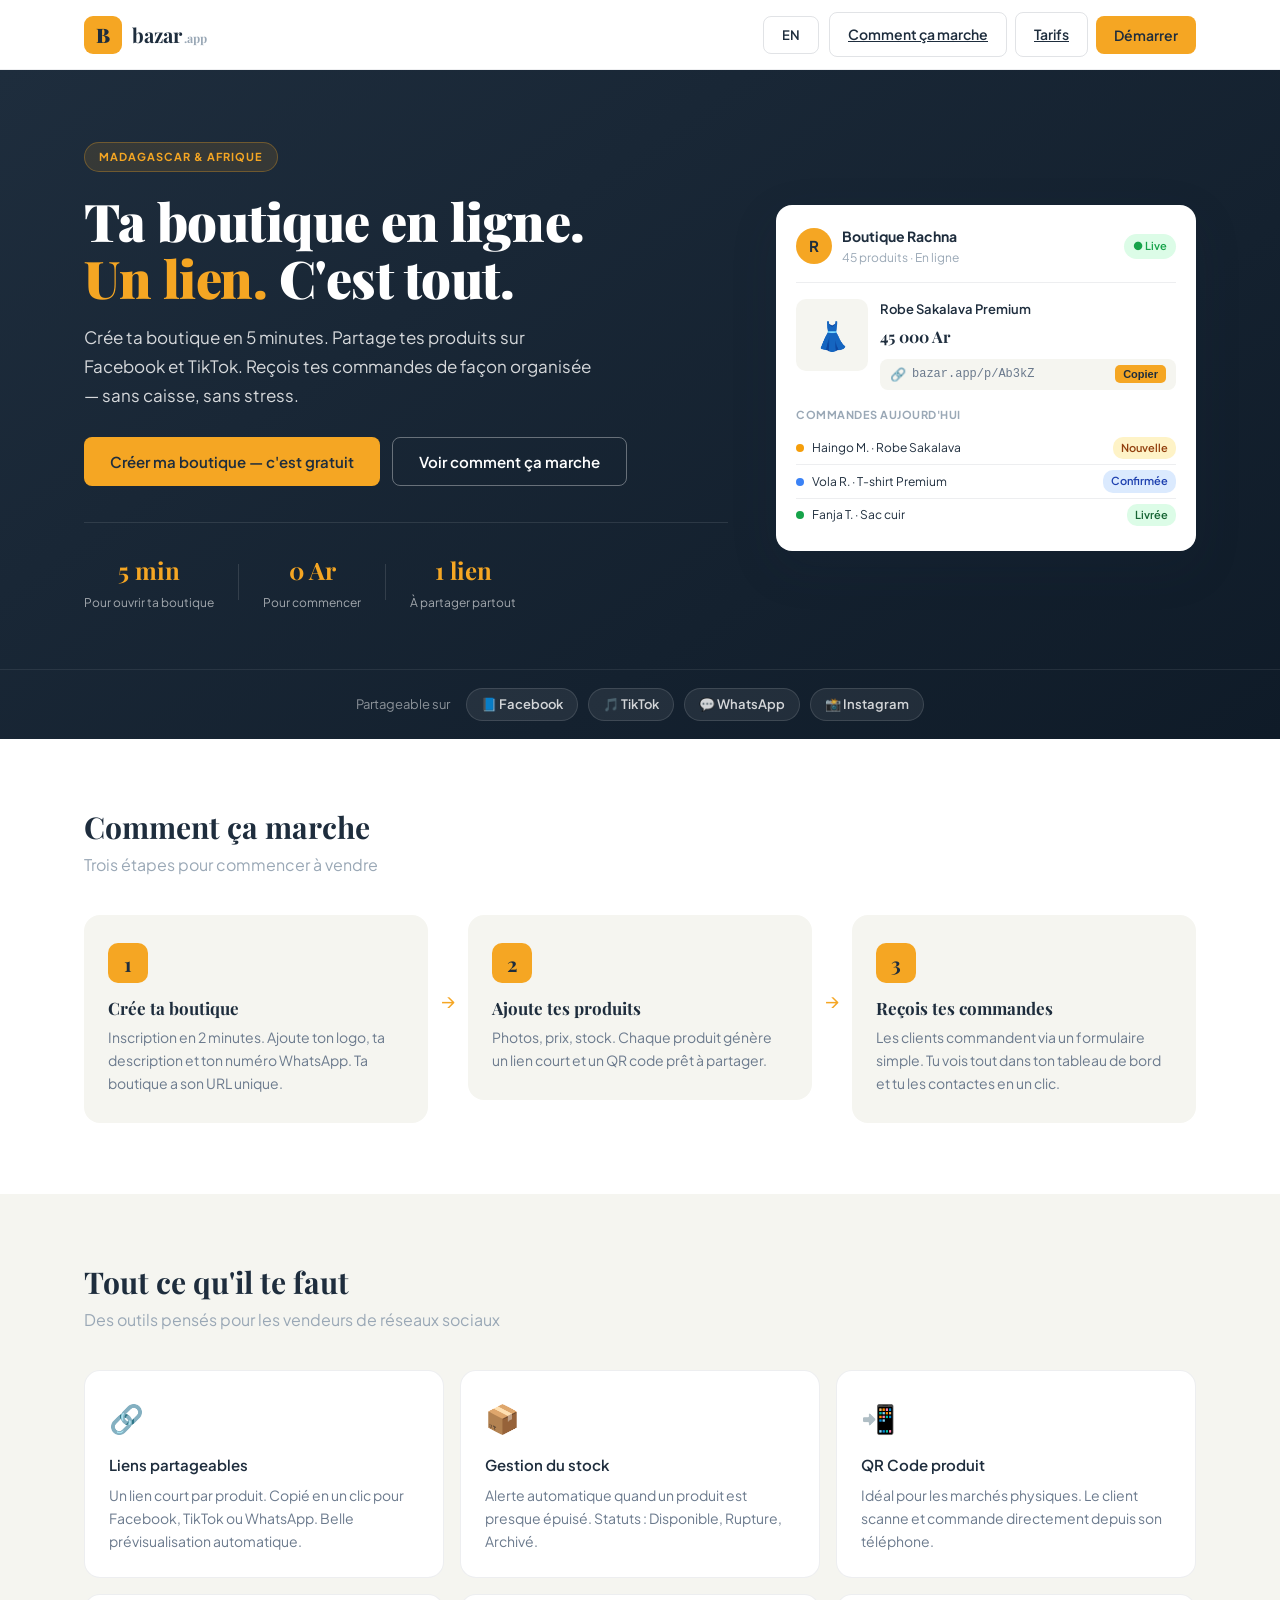
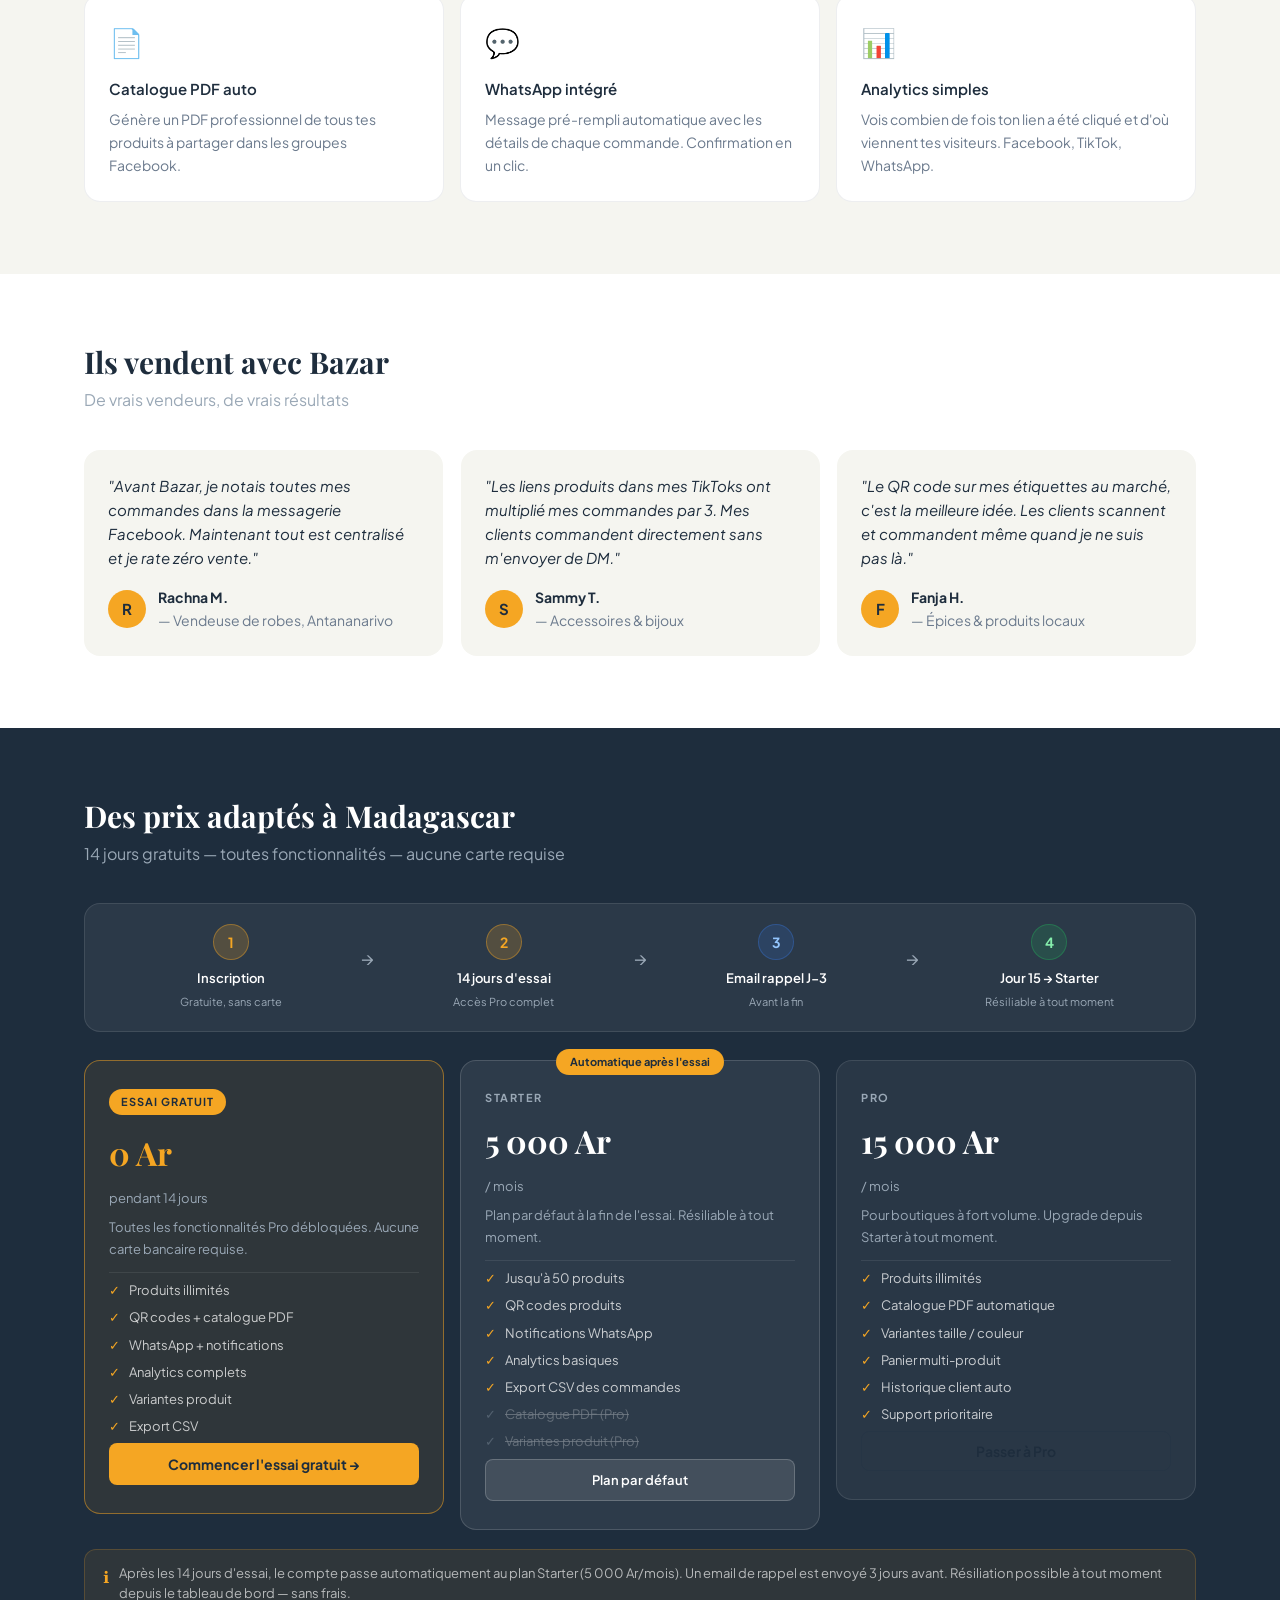
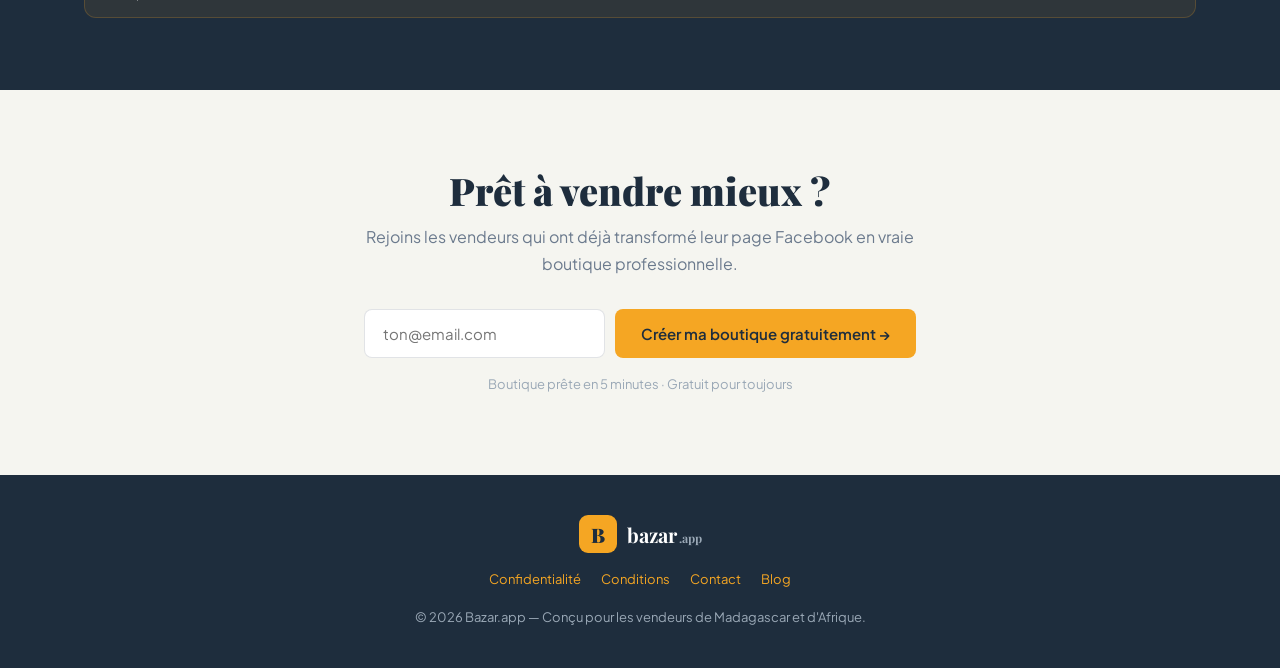
<file: index.html>
<!doctype html>
<html lang="fr">
<head>
  <meta charset="utf-8"/>
  <meta name="viewport" content="width=device-width,initial-scale=1"/>
  <title>Bazar.app — Ta boutique en ligne en 5 minutes</title>
  <meta name="description" content="Crée ta boutique en ligne, partage tes produits sur Facebook et TikTok, reçois tes commandes de façon organisée. Gratuit pour commencer."/>
  <!-- Open Graph -->
  <meta property="og:title" content="Bazar.app — Ta boutique en 5 minutes"/>
  <meta property="og:description" content="Vends sur Facebook et TikTok avec ta propre boutique en ligne professionnelle."/>
  <meta property="og:type" content="website"/>
  <meta property="og:locale" content="fr_MG"/>
  <link href="https://fonts.googleapis.com/css2?family=Playfair+Display:wght@700;900&family=Plus+Jakarta+Sans:wght@400;500;600;700&display=swap" rel="stylesheet"/>
  <link rel="stylesheet" href="styles.css"/>
</head>
<body>

<!-- ═══════════════ TOPBAR ═══════════════ -->
<header class="topbar" role="banner">
  <div class="container topbar-inner">
    <a class="brand" href="#" aria-label="Bazar.app — retour à l'accueil">
      <div class="logo-mark" aria-hidden="true">B</div>
      <span class="brand-name">bazar<small class="brand-dot">.app</small></span>
    </a>
    <nav class="nav-actions" aria-label="Navigation principale">
      <button class="btn btn-lang" type="button" aria-label="Changer de langue" data-lang-switch>EN</button>
      <div class="desktop-actions">
        <a href="#how" class="btn btn-ghost" data-i18n="nav_how">Comment ça marche</a>
        <a href="#pricing" class="btn btn-ghost" data-i18n="nav_pricing">Tarifs</a>
        <button class="btn btn-cta" data-i18n="nav_start" onclick="scrollToSignup()">Démarrer</button>
      </div>
      <details class="mobile-menu">
        <summary class="btn btn-ghost" aria-label="Menu">☰</summary>
        <div class="mobile-panel">
          <a href="#how" class="btn btn-ghost" data-i18n="nav_how">Comment ça marche</a>
          <a href="#pricing" class="btn btn-ghost" data-i18n="nav_pricing">Tarifs</a>
          <button class="btn btn-cta" data-i18n="nav_start" onclick="scrollToSignup()">Démarrer</button>
        </div>
      </details>
    </nav>
  </div>
</header>

<!-- ═══════════════ HERO ═══════════════ -->
<section class="hero" aria-labelledby="hero-heading">
  <div class="container hero-inner">

    <div class="hero-content">
      <div class="hero-badge" data-reveal style="--delay:80ms" data-i18n="hero_badge">MADAGASCAR &amp; AFRIQUE</div>
      <h1 id="hero-heading" class="hero-title" data-reveal style="--delay:140ms">
        <span data-i18n="hero_title_1">Ta boutique en ligne.</span><br>
        <em data-i18n="hero_title_2">Un lien.</em>
        <span data-i18n="hero_title_3"> C'est tout.</span>
      </h1>
      <p class="hero-sub" data-reveal style="--delay:200ms" data-i18n="hero_sub">
        Crée ta boutique en 5 minutes. Partage tes produits sur Facebook et TikTok. Reçois tes commandes de façon organisée — sans caisse, sans stress.
      </p>
      <div class="hero-ctas" data-reveal style="--delay:260ms">
        <button class="btn btn-cta btn-lg" data-i18n="hero_cta1" onclick="scrollToSignup()">Créer ma boutique — c'est gratuit</button>
        <button class="btn btn-outline-white btn-lg" data-i18n="hero_cta2" onclick="document.getElementById('how').scrollIntoView({behavior:'smooth'})">Voir comment ça marche</button>
      </div>
      <div class="hero-stats" data-reveal style="--delay:340ms" aria-label="Chiffres clés">
        <div class="stat">
          <div class="stat-n" data-i18n="stat_1n">5 min</div>
          <div class="stat-l" data-i18n="stat_1l">Pour ouvrir ta boutique</div>
        </div>
        <div class="stat-sep" aria-hidden="true"></div>
        <div class="stat">
          <div class="stat-n" data-i18n="stat_2n">0 Ar</div>
          <div class="stat-l" data-i18n="stat_2l">Pour commencer</div>
        </div>
        <div class="stat-sep" aria-hidden="true"></div>
        <div class="stat">
          <div class="stat-n" data-i18n="stat_3n">1 lien</div>
          <div class="stat-l" data-i18n="stat_3l">À partager partout</div>
        </div>
      </div>
    </div>

    <!-- Mockup Card -->
    <aside class="hero-mockup" data-reveal style="--delay:420ms" aria-label="Aperçu de l'interface">
      <div class="mockup-card">
        <div class="mockup-header">
          <div class="mockup-avatar" aria-hidden="true">R</div>
          <div>
            <div class="mockup-shop-name">Boutique Rachna</div>
            <div class="mockup-shop-sub">45 produits · En ligne</div>
          </div>
          <div class="mockup-badge-live" aria-label="Boutique en ligne">●&nbsp;Live</div>
        </div>
        <div class="mockup-product">
          <div class="mockup-img" aria-hidden="true">
            <div class="mockup-img-placeholder">👗</div>
          </div>
          <div class="mockup-product-info">
            <div class="mockup-product-name">Robe Sakalava Premium</div>
            <div class="mockup-product-price">45 000 Ar</div>
            <div class="mockup-product-link">
              <span class="link-icon" aria-hidden="true">🔗</span>
              <span class="link-text">bazar.app/p/Ab3kZ</span>
              <button class="copy-btn" aria-label="Copier le lien" onclick="this.textContent='✓';setTimeout(()=>this.textContent='Copier',1200)">Copier</button>
            </div>
          </div>
        </div>
        <div class="mockup-orders">
          <div class="mockup-orders-label">Commandes aujourd'hui</div>
          <div class="mockup-orders-row">
            <span class="order-dot new" aria-hidden="true"></span>
            <span>Haingo M. · Robe Sakalava</span>
            <span class="order-status new">Nouvelle</span>
          </div>
          <div class="mockup-orders-row">
            <span class="order-dot confirmed" aria-hidden="true"></span>
            <span>Vola R. · T-shirt Premium</span>
            <span class="order-status confirmed">Confirmée</span>
          </div>
          <div class="mockup-orders-row">
            <span class="order-dot delivered" aria-hidden="true"></span>
            <span>Fanja T. · Sac cuir</span>
            <span class="order-status delivered">Livrée</span>
          </div>
        </div>
      </div>
    </aside>

  </div>

  <!-- Logos sociaux -->
  <div class="hero-social-proof" aria-label="Plateformes compatibles">
    <span class="proof-label" data-i18n="proof_label">Partageable sur</span>
    <div class="proof-chips">
      <span class="chip">📘 Facebook</span>
      <span class="chip">🎵 TikTok</span>
      <span class="chip">💬 WhatsApp</span>
      <span class="chip">📸 Instagram</span>
    </div>
  </div>
</section>

<!-- ═══════════════ HOW IT WORKS ═══════════════ -->
<section id="how" class="section-how" aria-labelledby="how-heading">
  <div class="container">
    <h2 id="how-heading" class="section-title" data-i18n="how_title">Comment ça marche</h2>
    <p class="section-sub" data-i18n="how_sub">Trois étapes pour commencer à vendre</p>
    <div class="steps-grid">
      <div class="step-card" data-reveal>
        <div class="step-num" aria-hidden="true">1</div>
        <h3 data-i18n="step1_title">Crée ta boutique</h3>
        <p data-i18n="step1_desc">Inscription en 2 minutes. Ajoute ton logo, ta description et ton numéro WhatsApp. Ta boutique a son URL unique.</p>
      </div>
      <div class="step-arrow" aria-hidden="true">→</div>
      <div class="step-card" data-reveal style="--delay:80ms">
        <div class="step-num" aria-hidden="true">2</div>
        <h3 data-i18n="step2_title">Ajoute tes produits</h3>
        <p data-i18n="step2_desc">Photos, prix, stock. Chaque produit génère un lien court et un QR code prêt à partager.</p>
      </div>
      <div class="step-arrow" aria-hidden="true">→</div>
      <div class="step-card" data-reveal style="--delay:160ms">
        <div class="step-num" aria-hidden="true">3</div>
        <h3 data-i18n="step3_title">Reçois tes commandes</h3>
        <p data-i18n="step3_desc">Les clients commandent via un formulaire simple. Tu vois tout dans ton tableau de bord et tu les contactes en un clic.</p>
      </div>
    </div>
  </div>
</section>

<!-- ═══════════════ FEATURES ═══════════════ -->
<section class="section-features" aria-labelledby="feat-heading">
  <div class="container">
    <h2 id="feat-heading" class="section-title" data-i18n="feat_title">Tout ce qu'il te faut</h2>
    <p class="section-sub" data-i18n="feat_sub">Des outils pensés pour les vendeurs de réseaux sociaux</p>
    <div class="feat-grid">
      <div class="feat-card" data-reveal>
        <div class="feat-icon" aria-hidden="true">🔗</div>
        <h4 data-i18n="feat1_title">Liens partageables</h4>
        <p data-i18n="feat1_desc">Un lien court par produit. Copié en un clic pour Facebook, TikTok ou WhatsApp. Belle prévisualisation automatique.</p>
      </div>
      <div class="feat-card" data-reveal style="--delay:60ms">
        <div class="feat-icon" aria-hidden="true">📦</div>
        <h4 data-i18n="feat2_title">Gestion du stock</h4>
        <p data-i18n="feat2_desc">Alerte automatique quand un produit est presque épuisé. Statuts : Disponible, Rupture, Archivé.</p>
      </div>
      <div class="feat-card" data-reveal style="--delay:120ms">
        <div class="feat-icon" aria-hidden="true">📲</div>
        <h4 data-i18n="feat3_title">QR Code produit</h4>
        <p data-i18n="feat3_desc">Idéal pour les marchés physiques. Le client scanne et commande directement depuis son téléphone.</p>
      </div>
      <div class="feat-card" data-reveal style="--delay:180ms">
        <div class="feat-icon" aria-hidden="true">📄</div>
        <h4 data-i18n="feat4_title">Catalogue PDF auto</h4>
        <p data-i18n="feat4_desc">Génère un PDF professionnel de tous tes produits à partager dans les groupes Facebook.</p>
      </div>
      <div class="feat-card" data-reveal style="--delay:240ms">
        <div class="feat-icon" aria-hidden="true">💬</div>
        <h4 data-i18n="feat5_title">WhatsApp intégré</h4>
        <p data-i18n="feat5_desc">Message pré-rempli automatique avec les détails de chaque commande. Confirmation en un clic.</p>
      </div>
      <div class="feat-card" data-reveal style="--delay:300ms">
        <div class="feat-icon" aria-hidden="true">📊</div>
        <h4 data-i18n="feat6_title">Analytics simples</h4>
        <p data-i18n="feat6_desc">Vois combien de fois ton lien a été cliqué et d'où viennent tes visiteurs. Facebook, TikTok, WhatsApp.</p>
      </div>
    </div>
  </div>
</section>

<!-- ═══════════════ TESTIMONIALS ═══════════════ -->
<section class="section-testimonials" aria-labelledby="test-heading">
  <div class="container">
    <h2 id="test-heading" class="section-title" data-i18n="test_title">Ils vendent avec Bazar</h2>
    <p class="section-sub" data-i18n="test_sub">De vrais vendeurs, de vrais résultats</p>
    <div class="test-grid">
      <blockquote class="test-card" data-reveal>
        <p data-i18n="test1_quote">"Avant Bazar, je notais toutes mes commandes dans la messagerie Facebook. Maintenant tout est centralisé et je rate zéro vente."</p>
        <footer>
          <div class="test-avatar" aria-hidden="true">R</div>
          <cite><strong data-i18n="test1_name">Rachna M.</strong><span data-i18n="test1_role"> — Vendeuse de robes, Antananarivo</span></cite>
        </footer>
      </blockquote>
      <blockquote class="test-card" data-reveal style="--delay:80ms">
        <p data-i18n="test2_quote">"Les liens produits dans mes TikToks ont multiplié mes commandes par 3. Mes clients commandent directement sans m'envoyer de DM."</p>
        <footer>
          <div class="test-avatar" aria-hidden="true">S</div>
          <cite><strong data-i18n="test2_name">Sammy T.</strong><span data-i18n="test2_role"> — Accessoires &amp; bijoux</span></cite>
        </footer>
      </blockquote>
      <blockquote class="test-card" data-reveal style="--delay:160ms">
        <p data-i18n="test3_quote">"Le QR code sur mes étiquettes au marché, c'est la meilleure idée. Les clients scannent et commandent même quand je ne suis pas là."</p>
        <footer>
          <div class="test-avatar" aria-hidden="true">F</div>
          <cite><strong data-i18n="test3_name">Fanja H.</strong><span data-i18n="test3_role"> — Épices &amp; produits locaux</span></cite>
        </footer>
      </blockquote>
    </div>
  </div>
</section>

<!-- ═══════════════ PRICING ═══════════════ -->
<section id="pricing" class="section-pricing" aria-labelledby="pricing-heading">
  <div class="container">
    <h2 id="pricing-heading" class="section-title" data-i18n="pricing_title">Des prix adaptés à Madagascar</h2>
    <p class="section-sub" data-i18n="pricing_sub">14 jours gratuits — toutes fonctionnalités — aucune carte requise</p>

    <!-- Timeline -->
    <div class="pricing-timeline" role="list" aria-label="Étapes de l'essai gratuit">
      <div class="ptl-step" role="listitem">
        <div class="ptl-dot ptl-trial" aria-hidden="true">1</div>
        <div class="ptl-label" data-i18n="ptl_1_label">Inscription</div>
        <div class="ptl-sub" data-i18n="ptl_1_sub">Gratuite, sans carte</div>
      </div>
      <div class="ptl-arrow" aria-hidden="true">→</div>
      <div class="ptl-step" role="listitem">
        <div class="ptl-dot ptl-trial" aria-hidden="true">2</div>
        <div class="ptl-label" data-i18n="ptl_2_label">14 jours d'essai</div>
        <div class="ptl-sub" data-i18n="ptl_2_sub">Accès Pro complet</div>
      </div>
      <div class="ptl-arrow" aria-hidden="true">→</div>
      <div class="ptl-step" role="listitem">
        <div class="ptl-dot ptl-remind" aria-hidden="true">3</div>
        <div class="ptl-label" data-i18n="ptl_3_label">Email rappel J−3</div>
        <div class="ptl-sub" data-i18n="ptl_3_sub">Avant la fin</div>
      </div>
      <div class="ptl-arrow" aria-hidden="true">→</div>
      <div class="ptl-step" role="listitem">
        <div class="ptl-dot ptl-paid" aria-hidden="true">4</div>
        <div class="ptl-label" data-i18n="ptl_4_label">Jour 15 → Starter</div>
        <div class="ptl-sub" data-i18n="ptl_4_sub">Résiliable à tout moment</div>
      </div>
    </div>

    <div class="plans-grid">

      <!-- ESSAI -->
      <article class="plan plan-trial" data-reveal aria-label="Essai gratuit 14 jours">
        <div class="plan-trial-badge" data-i18n="trial_badge">ESSAI GRATUIT</div>
        <div class="plan-price" data-i18n="trial_price">0 Ar</div>
        <div class="plan-period" data-i18n="trial_period">pendant 14 jours</div>
        <p class="plan-desc" data-i18n="trial_desc">Toutes les fonctionnalités Pro débloquées. Aucune carte bancaire requise.</p>
        <ul class="plan-features">
          <li data-i18n="trial_li1">Produits illimités</li>
          <li data-i18n="trial_li2">QR codes + catalogue PDF</li>
          <li data-i18n="trial_li3">WhatsApp + notifications</li>
          <li data-i18n="trial_li4">Analytics complets</li>
          <li data-i18n="trial_li5">Variantes produit</li>
          <li data-i18n="trial_li6">Export CSV</li>
        </ul>
        <button class="btn btn-plan-gold" data-i18n="trial_cta" onclick="scrollToSignup()">Commencer l'essai gratuit →</button>
      </article>

      <!-- STARTER -->
      <article class="plan plan-featured" data-reveal style="--delay:80ms" aria-label="Plan Starter — automatique après l'essai">
        <div class="plan-popular-badge" data-i18n="starter_auto_badge">Automatique après l'essai</div>
        <div class="plan-name" data-i18n="starter_name">STARTER</div>
        <div class="plan-price" data-i18n="starter_price">5 000 Ar</div>
        <div class="plan-period" data-i18n="starter_period">/ mois</div>
        <p class="plan-desc" data-i18n="starter_desc">Plan par défaut à la fin de l'essai. Résiliable à tout moment.</p>
        <ul class="plan-features">
          <li data-i18n="starter_li1">Jusqu'à 50 produits</li>
          <li data-i18n="starter_li2">QR codes produits</li>
          <li data-i18n="starter_li3">Notifications WhatsApp</li>
          <li data-i18n="starter_li4">Analytics basiques</li>
          <li data-i18n="starter_li5">Export CSV des commandes</li>
          <li class="plan-li-muted" data-i18n="starter_li6">Catalogue PDF (Pro)</li>
          <li class="plan-li-muted" data-i18n="starter_li7">Variantes produit (Pro)</li>
        </ul>
        <button class="btn btn-plan-featured" data-i18n="starter_cta" onclick="scrollToSignup()">Plan par défaut</button>
      </article>

      <!-- PRO -->
      <article class="plan" data-reveal style="--delay:160ms" aria-label="Plan Pro">
        <div class="plan-name" data-i18n="pro_name">PRO</div>
        <div class="plan-price" data-i18n="pro_price">15 000 Ar</div>
        <div class="plan-period" data-i18n="pro_period">/ mois</div>
        <p class="plan-desc" data-i18n="pro_desc">Pour boutiques à fort volume. Upgrade depuis Starter à tout moment.</p>
        <ul class="plan-features">
          <li data-i18n="pro_li1">Produits illimités</li>
          <li data-i18n="pro_li2">Catalogue PDF automatique</li>
          <li data-i18n="pro_li3">Variantes taille / couleur</li>
          <li data-i18n="pro_li4">Panier multi-produit</li>
          <li data-i18n="pro_li5">Historique client auto</li>
          <li data-i18n="pro_li6">Support prioritaire</li>
        </ul>
        <button class="btn btn-plan-ghost" data-i18n="pro_cta" onclick="scrollToSignup()">Passer à Pro</button>
      </article>

    </div>

    <div class="pricing-notice" role="note">
      <span class="pricing-notice-icon" aria-hidden="true">ℹ</span>
      <span data-i18n="pricing_note">Après les 14 jours d'essai, le compte passe automatiquement au plan Starter (5 000 Ar/mois). Un email de rappel est envoyé 3 jours avant. Résiliation possible à tout moment depuis le tableau de bord — sans frais.</span>
    </div>
  </div>
</section>

<!-- ═══════════════ CTA FINAL ═══════════════ -->
<section id="signup" class="section-cta" aria-labelledby="cta-heading">
  <div class="container cta-inner">
    <h2 id="cta-heading" class="cta-title" data-i18n="cta_title">Prêt à vendre mieux ?</h2>
    <p class="cta-sub" data-i18n="cta_sub">Rejoins les vendeurs qui ont déjà transformé leur page Facebook en vraie boutique professionnelle.</p>
    <div class="cta-form" role="form" aria-label="Inscription rapide">
      <input type="email" class="cta-email" placeholder="ton@email.com" aria-label="Adresse email" data-i18n-placeholder="cta_placeholder"/>
      <button class="btn btn-cta btn-lg" data-i18n="cta_btn" onclick="handleSignup(this)">Créer ma boutique gratuitement →</button>
    </div>
    <p class="cta-hint" data-i18n="cta_hint">Boutique prête en 5 minutes · Gratuit pour toujours</p>
  </div>
</section>

<!-- ═══════════════ FOOTER ═══════════════ -->
<footer class="footer" role="contentinfo">
  <div class="container footer-inner">
    <div class="footer-brand">
      <div class="logo-mark" aria-hidden="true">B</div>
      <span class="brand-name" style="color:#fff">bazar<small class="brand-dot">.app</small></span>
    </div>
    <nav class="footer-links" aria-label="Liens du pied de page">
      <a href="#">Confidentialité</a>
      <a href="#">Conditions</a>
      <a href="#">Contact</a>
      <a href="#">Blog</a>
    </nav>
    <p class="footer-text" data-i18n="footer_text">© 2026 Bazar.app — Conçu pour les vendeurs de Madagascar et d'Afrique.</p>
  </div>
</footer>

<script src="script.js" defer></script>
</body>
</html>
</file>
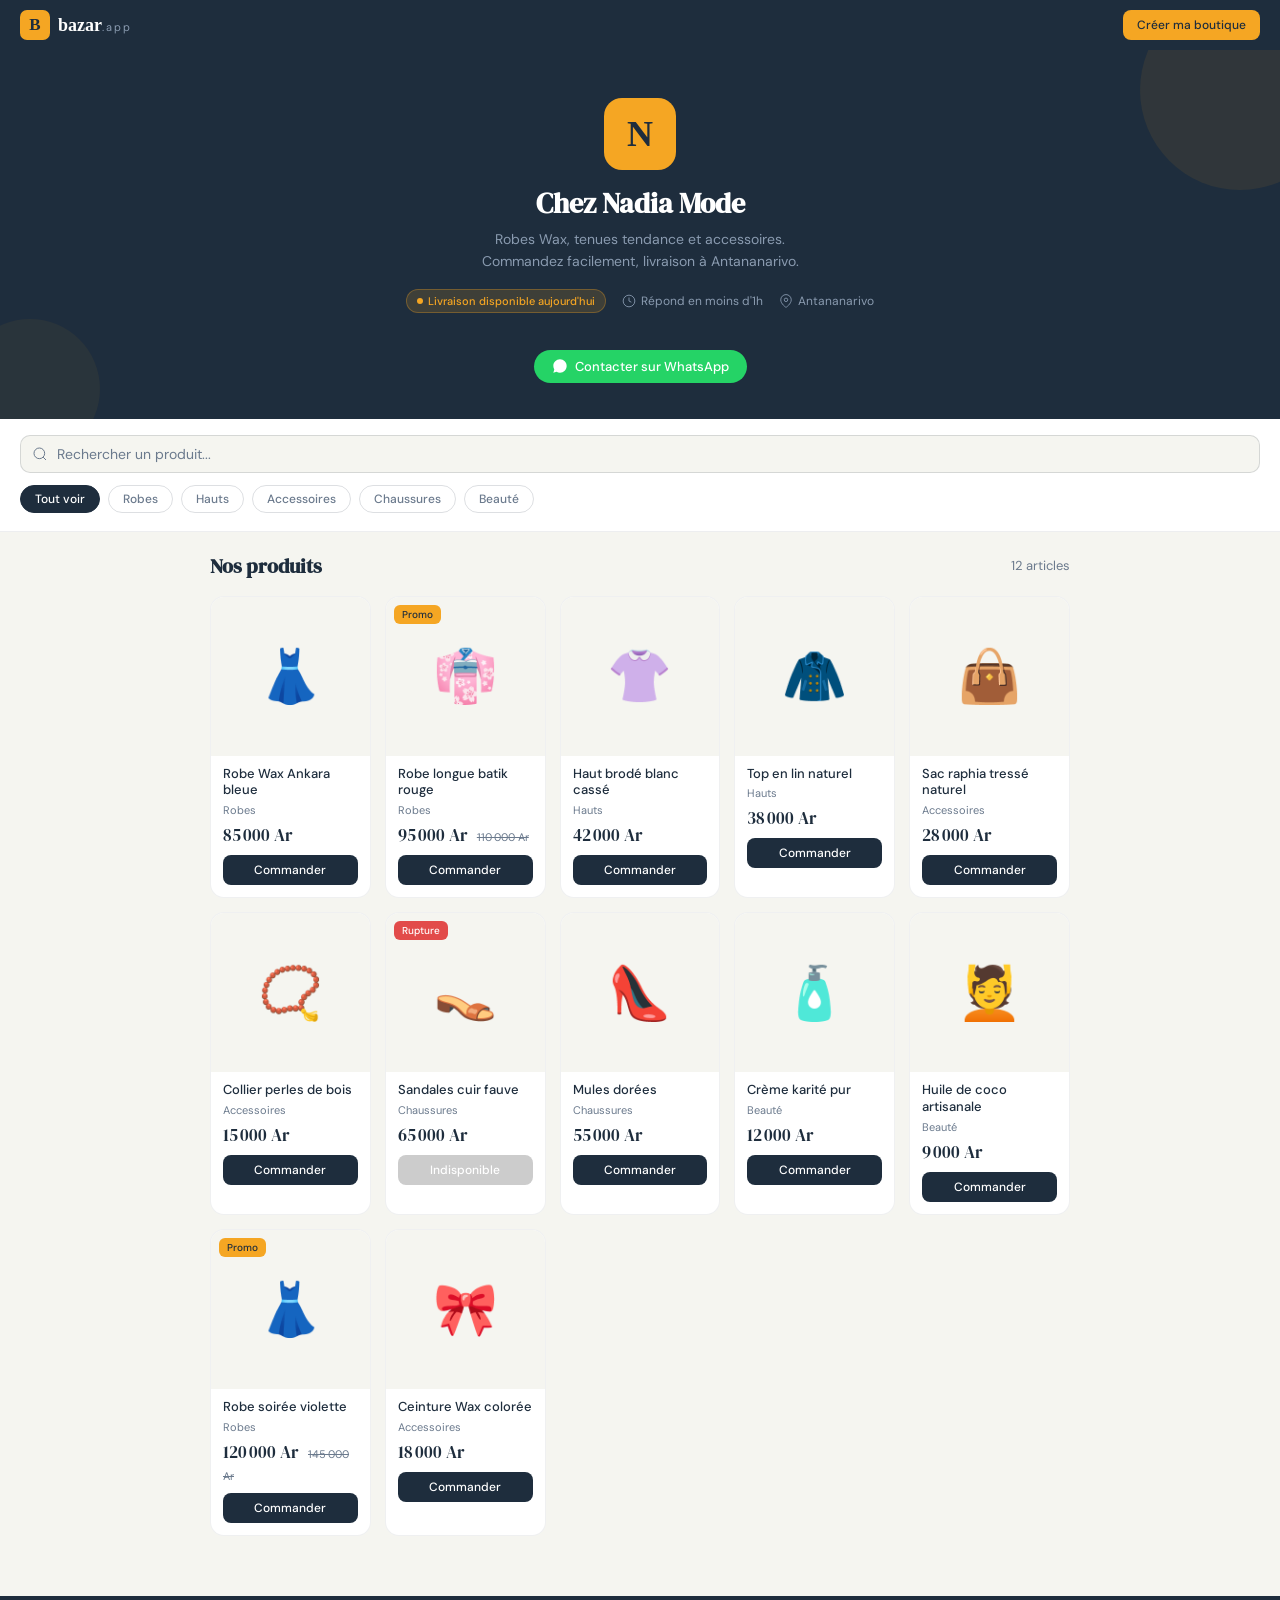
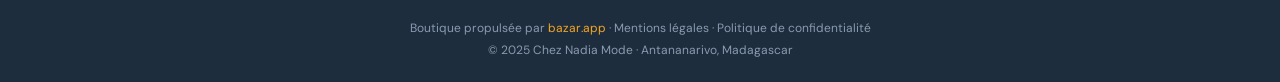
<file: vitrine_boutique.html>
<!DOCTYPE html>
<html lang="fr">
<head>
<meta charset="UTF-8">
<meta name="viewport" content="width=device-width, initial-scale=1.0">
<title>Chez Nadia Mode — bazar.app</title>
<meta property="og:title" content="Chez Nadia Mode">
<meta property="og:description" content="Robes, accessoires et tenues tendance à Madagascar. Livraison disponible.">
<meta property="og:image" content="https://placehold.co/1200x630/1E2D3D/F5A623?text=Chez+Nadia+Mode">
<link rel="preconnect" href="https://fonts.googleapis.com">
<link rel="preconnect" href="https://fonts.gstatic.com" crossorigin>
<link href="https://fonts.googleapis.com/css2?family=DM+Serif+Display:ital@0;1&family=DM+Sans:wght@300;400;500&display=swap" rel="stylesheet">
<style>
  *, *::before, *::after { box-sizing: border-box; margin: 0; padding: 0; }

  :root {
    --navy: #1E2D3D;
    --gold: #F5A623;
    --sand: #F5F5F0;
    --slate: #6B7A8D;
    --navy-80: rgba(30,45,61,0.8);
    --gold-light: rgba(245,166,35,0.12);
  }

  body {
    font-family: 'DM Sans', sans-serif;
    background: var(--sand);
    color: var(--navy);
    min-height: 100vh;
  }

  /* ---- TOPBAR ---- */
  .topbar {
    background: var(--navy);
    padding: 10px 20px;
    display: flex;
    align-items: center;
    justify-content: space-between;
    position: sticky;
    top: 0;
    z-index: 100;
  }
  .topbar-logo {
    display: flex; align-items: center; gap: 8px;
    text-decoration: none;
  }
  .logo-badge {
    width: 30px; height: 30px;
    background: var(--gold);
    border-radius: 7px;
    display: flex; align-items: center; justify-content: center;
    font-family: Georgia, serif;
    font-size: 17px; font-weight: 700;
    color: var(--navy);
  }
  .topbar-logo span {
    font-family: Georgia, serif;
    font-size: 18px;
    font-weight: 700;
    color: #fff;
  }
  .topbar-logo small {
    font-family: 'DM Sans', sans-serif;
    font-size: 11px;
    color: #8A9BB0;
    letter-spacing: 2px;
  }
  .topbar-cta {
    background: var(--gold);
    color: var(--navy);
    border: none;
    border-radius: 8px;
    padding: 7px 14px;
    font-size: 12px;
    font-weight: 500;
    cursor: pointer;
    font-family: 'DM Sans', sans-serif;
    text-decoration: none;
  }

  /* ---- BANNER ---- */
  .shop-banner {
    background: var(--navy);
    padding: 48px 24px 36px;
    text-align: center;
    position: relative;
    overflow: hidden;
  }
  .shop-banner::before {
    content: '';
    position: absolute;
    top: -60px; right: -60px;
    width: 200px; height: 200px;
    border-radius: 50%;
    background: rgba(245,166,35,0.08);
  }
  .shop-banner::after {
    content: '';
    position: absolute;
    bottom: -40px; left: -40px;
    width: 140px; height: 140px;
    border-radius: 50%;
    background: rgba(245,166,35,0.05);
  }
  .shop-avatar {
    width: 72px; height: 72px;
    border-radius: 18px;
    background: var(--gold);
    display: flex; align-items: center; justify-content: center;
    font-family: Georgia, serif;
    font-size: 36px; font-weight: 700;
    color: var(--navy);
    margin: 0 auto 14px;
    position: relative; z-index: 1;
  }
  .shop-name {
    font-family: 'DM Serif Display', serif;
    font-size: 28px;
    color: #fff;
    margin-bottom: 6px;
    position: relative; z-index: 1;
  }
  .shop-desc {
    font-size: 14px;
    color: #8A9BB0;
    max-width: 340px;
    margin: 0 auto 16px;
    line-height: 1.6;
    position: relative; z-index: 1;
  }
  .shop-meta {
    display: flex; align-items: center; justify-content: center;
    gap: 16px; flex-wrap: wrap;
    position: relative; z-index: 1;
  }
  .meta-pill {
    display: flex; align-items: center; gap: 5px;
    font-size: 12px; color: #8A9BB0;
  }
  .meta-pill svg { width: 14px; height: 14px; fill: none; stroke: #8A9BB0; stroke-width: 1.5; }
  .dispo-badge {
    display: inline-flex; align-items: center; gap: 5px;
    background: rgba(245,166,35,0.15);
    border: 1px solid rgba(245,166,35,0.3);
    color: var(--gold);
    font-size: 11px; font-weight: 500;
    padding: 4px 10px;
    border-radius: 20px;
  }
  .dispo-dot {
    width: 6px; height: 6px;
    border-radius: 50%;
    background: var(--gold);
    animation: pulse 2s infinite;
  }
  @keyframes pulse {
    0%, 100% { opacity: 1; }
    50% { opacity: 0.4; }
  }
  .wa-btn {
    display: inline-flex; align-items: center; gap: 7px;
    background: #25D366;
    color: #fff;
    border: none; border-radius: 20px;
    padding: 8px 18px;
    font-size: 13px; font-weight: 500;
    cursor: pointer;
    font-family: 'DM Sans', sans-serif;
    text-decoration: none;
    margin-top: 16px;
  }
  .wa-btn svg { width: 16px; height: 16px; fill: #fff; }

  /* ---- SEARCH & FILTERS ---- */
  .controls {
    padding: 16px 20px;
    background: #fff;
    border-bottom: 1px solid rgba(30,45,61,0.08);
    position: sticky;
    top: 50px;
    z-index: 90;
  }
  .search-wrap {
    position: relative;
    margin-bottom: 12px;
  }
  .search-wrap svg {
    position: absolute; left: 12px; top: 50%; transform: translateY(-50%);
    width: 16px; height: 16px; fill: none; stroke: var(--slate); stroke-width: 1.5;
    pointer-events: none;
  }
  .search-wrap input {
    width: 100%;
    padding: 9px 12px 9px 36px;
    border: 1px solid rgba(30,45,61,0.15);
    border-radius: 10px;
    font-size: 14px;
    font-family: 'DM Sans', sans-serif;
    color: var(--navy);
    background: var(--sand);
    outline: none;
    transition: border-color 0.15s;
  }
  .search-wrap input:focus { border-color: var(--navy); }
  .search-wrap input::placeholder { color: var(--slate); }
  .cats {
    display: flex; gap: 8px;
    overflow-x: auto;
    scrollbar-width: none;
    padding-bottom: 2px;
  }
  .cats::-webkit-scrollbar { display: none; }
  .cat-chip {
    padding: 5px 14px;
    border-radius: 20px;
    border: 1px solid rgba(30,45,61,0.15);
    font-size: 12px; font-weight: 500;
    cursor: pointer;
    white-space: nowrap;
    background: transparent;
    color: var(--slate);
    font-family: 'DM Sans', sans-serif;
    transition: all 0.15s;
  }
  .cat-chip:hover { border-color: var(--navy); color: var(--navy); }
  .cat-chip.active {
    background: var(--navy);
    border-color: var(--navy);
    color: #fff;
  }

  /* ---- PRODUCT GRID ---- */
  .products-section { padding: 20px; max-width: 900px; margin: 0 auto; }
  .section-head {
    display: flex; align-items: center; justify-content: space-between;
    margin-bottom: 16px;
  }
  .section-head h2 {
    font-family: 'DM Serif Display', serif;
    font-size: 20px; color: var(--navy);
  }
  .section-head span { font-size: 13px; color: var(--slate); }

  .grid {
    display: grid;
    grid-template-columns: repeat(auto-fill, minmax(160px, 1fr));
    gap: 14px;
  }

  .card {
    background: #fff;
    border-radius: 14px;
    overflow: hidden;
    cursor: pointer;
    transition: transform 0.18s, box-shadow 0.18s;
    border: 1px solid rgba(30,45,61,0.07);
    animation: fadeUp 0.4s ease both;
  }
  .card:hover { transform: translateY(-3px); box-shadow: 0 8px 24px rgba(30,45,61,0.1); }

  @keyframes fadeUp {
    from { opacity: 0; transform: translateY(12px); }
    to { opacity: 1; transform: translateY(0); }
  }

  .card-img {
    width: 100%; aspect-ratio: 1;
    object-fit: cover;
    display: block;
    background: var(--sand);
    position: relative;
  }
  .card-img-wrap { position: relative; }
  .card-badge {
    position: absolute; top: 8px; left: 8px;
    background: var(--navy);
    color: #fff;
    font-size: 10px; font-weight: 500;
    padding: 3px 8px; border-radius: 6px;
  }
  .card-badge.rupture { background: #E24B4A; }
  .card-badge.promo { background: var(--gold); color: var(--navy); }
  .card-body { padding: 10px 12px 12px; }
  .card-name {
    font-size: 13px; font-weight: 500;
    color: var(--navy);
    margin-bottom: 4px;
    line-height: 1.3;
    display: -webkit-box;
    -webkit-line-clamp: 2;
    -webkit-box-orient: vertical;
    overflow: hidden;
  }
  .card-cat { font-size: 11px; color: var(--slate); margin-bottom: 6px; }
  .card-price {
    font-family: 'DM Serif Display', serif;
    font-size: 17px; color: var(--navy);
  }
  .card-price-old {
    font-size: 11px; color: var(--slate);
    text-decoration: line-through;
    margin-left: 5px;
  }
  .card-order-btn {
    display: block; width: 100%;
    margin-top: 8px;
    padding: 7px 0;
    background: var(--navy);
    color: #fff;
    border: none; border-radius: 8px;
    font-size: 12px; font-weight: 500;
    cursor: pointer;
    font-family: 'DM Sans', sans-serif;
    transition: background 0.15s;
  }
  .card-order-btn:hover { background: #162230; }
  .card-order-btn:disabled { background: #ccc; cursor: default; }

  .empty-state {
    text-align: center; padding: 48px 20px; color: var(--slate);
    grid-column: 1/-1;
  }
  .empty-state svg { width: 48px; height: 48px; stroke: var(--slate); fill: none; margin-bottom: 12px; opacity: 0.5; }
  .empty-state p { font-size: 14px; }

  /* ---- FOOTER ---- */
  .shop-footer {
    background: var(--navy);
    padding: 24px;
    text-align: center;
    margin-top: 40px;
  }
  .shop-footer p { font-size: 12px; color: #8A9BB0; }
  .shop-footer a { color: var(--gold); text-decoration: none; }

  /* ---- MODAL COMMANDE ---- */
  .modal-overlay {
    display: none;
    position: fixed; inset: 0;
    background: rgba(10,15,20,0.6);
    z-index: 200;
    align-items: flex-end;
    justify-content: center;
  }
  .modal-overlay.open { display: flex; }
  .modal {
    background: #fff;
    border-radius: 20px 20px 0 0;
    width: 100%; max-width: 520px;
    padding: 24px;
    animation: slideUp 0.3s ease;
    max-height: 90vh;
    overflow-y: auto;
  }
  @keyframes slideUp {
    from { transform: translateY(100%); }
    to { transform: translateY(0); }
  }
  .modal-handle {
    width: 36px; height: 4px;
    background: rgba(30,45,61,0.15);
    border-radius: 2px;
    margin: 0 auto 20px;
  }
  .modal h3 {
    font-family: 'DM Serif Display', serif;
    font-size: 20px; margin-bottom: 4px;
  }
  .modal-prod-info {
    display: flex; gap: 12px; align-items: center;
    padding: 12px;
    background: var(--sand);
    border-radius: 10px;
    margin: 12px 0 16px;
  }
  .modal-prod-img {
    width: 52px; height: 52px; border-radius: 8px;
    object-fit: cover; background: #ddd; flex-shrink: 0;
  }
  .modal-prod-name { font-size: 14px; font-weight: 500; }
  .modal-prod-price { font-size: 13px; color: var(--slate); }
  .form-group { margin-bottom: 12px; }
  .form-group label {
    display: block; font-size: 13px; font-weight: 500;
    margin-bottom: 5px; color: var(--navy);
  }
  .form-group input, .form-group textarea, .form-group select {
    width: 100%;
    padding: 9px 12px;
    border: 1px solid rgba(30,45,61,0.2);
    border-radius: 10px;
    font-size: 14px;
    font-family: 'DM Sans', sans-serif;
    color: var(--navy);
    background: #fff;
    outline: none;
    transition: border-color 0.15s;
  }
  .form-group input:focus, .form-group textarea:focus { border-color: var(--navy); }
  .form-group textarea { resize: vertical; min-height: 70px; }
  .form-row { display: grid; grid-template-columns: 1fr 1fr; gap: 10px; }
  .submit-btn {
    width: 100%;
    padding: 13px;
    background: var(--navy);
    color: #fff;
    border: none; border-radius: 12px;
    font-size: 15px; font-weight: 500;
    cursor: pointer;
    font-family: 'DM Sans', sans-serif;
    margin-top: 8px;
    transition: background 0.15s;
  }
  .submit-btn:hover { background: #162230; }
  .close-modal {
    position: absolute; top: 16px; right: 16px;
    width: 30px; height: 30px;
    border-radius: 50%;
    background: var(--sand);
    border: none; cursor: pointer;
    display: flex; align-items: center; justify-content: center;
    font-size: 16px; color: var(--slate);
    font-family: 'DM Sans', sans-serif;
  }
  .modal { position: relative; }
  .success-msg {
    display: none;
    text-align: center; padding: 20px 0;
  }
  .success-msg .check-circle {
    width: 60px; height: 60px;
    border-radius: 50%;
    background: #EAF3DE;
    display: flex; align-items: center; justify-content: center;
    margin: 0 auto 14px;
    font-size: 28px;
  }
  .success-msg h3 { font-family: 'DM Serif Display', serif; font-size: 22px; margin-bottom: 8px; }
  .success-msg p { font-size: 14px; color: var(--slate); line-height: 1.6; }

  @media (min-width: 520px) {
    .modal-overlay { align-items: center; }
    .modal { border-radius: 20px; }
  }
  @media (max-width: 400px) {
    .grid { grid-template-columns: repeat(2, 1fr); }
  }
</style>
</head>
<body>

<!-- TOPBAR -->
<nav class="topbar">
  <a href="#" class="topbar-logo">
    <div class="logo-badge">B</div>
    <div>
      <span>bazar</span><small>.app</small>
    </div>
  </a>
  <a href="#" class="topbar-cta">Créer ma boutique</a>
</nav>

<!-- BANNIÈRE BOUTIQUE -->
<header class="shop-banner">
  <div class="shop-avatar">N</div>
  <h1 class="shop-name">Chez Nadia Mode</h1>
  <p class="shop-desc">Robes Wax, tenues tendance et accessoires. Commandez facilement, livraison à Antananarivo.</p>
  <div class="shop-meta">
    <span class="dispo-badge"><span class="dispo-dot"></span>Livraison disponible aujourd'hui</span>
    <span class="meta-pill">
      <svg viewBox="0 0 24 24"><circle cx="12" cy="12" r="10"/><polyline points="12 6 12 12 16 14"/></svg>
      Répond en moins d'1h
    </span>
    <span class="meta-pill">
      <svg viewBox="0 0 24 24"><path d="M21 10c0 7-9 13-9 13s-9-6-9-13a9 9 0 0118 0z"/><circle cx="12" cy="10" r="3"/></svg>
      Antananarivo
    </span>
  </div>
  <br>
  <a href="https://wa.me/261340000000" class="wa-btn" target="_blank">
    <svg viewBox="0 0 24 24"><path d="M17.472 14.382c-.297-.149-1.758-.867-2.03-.967-.273-.099-.471-.148-.67.15-.197.297-.767.966-.94 1.164-.173.199-.347.223-.644.075-.297-.15-1.255-.463-2.39-1.475-.883-.788-1.48-1.761-1.653-2.059-.173-.297-.018-.458.13-.606.134-.133.298-.347.446-.52.149-.174.198-.298.298-.497.099-.198.05-.371-.025-.52-.075-.149-.669-1.612-.916-2.207-.242-.579-.487-.5-.669-.51-.173-.008-.371-.01-.57-.01-.198 0-.52.074-.792.372-.272.297-1.04 1.016-1.04 2.479 0 1.462 1.065 2.875 1.213 3.074.149.198 2.096 3.2 5.077 4.487.709.306 1.262.489 1.694.625.712.227 1.36.195 1.871.118.571-.085 1.758-.719 2.006-1.413.248-.694.248-1.289.173-1.413-.074-.124-.272-.198-.57-.347z"/><path d="M12 2C6.477 2 2 6.477 2 12c0 1.89.525 3.66 1.438 5.168L2 22l4.832-1.438A9.96 9.96 0 0012 22c5.523 0 10-4.477 10-10S17.523 2 12 2z"/></svg>
    Contacter sur WhatsApp
  </a>
</header>

<!-- FILTRES & RECHERCHE -->
<div class="controls">
  <div class="search-wrap">
    <svg viewBox="0 0 24 24"><circle cx="11" cy="11" r="8"/><line x1="21" y1="21" x2="16.65" y2="16.65"/></svg>
    <input type="text" id="search" placeholder="Rechercher un produit..." oninput="filterProducts()">
  </div>
  <div class="cats" id="cats">
    <button class="cat-chip active" data-cat="all" onclick="filterCat(this)">Tout voir</button>
    <button class="cat-chip" data-cat="Robes" onclick="filterCat(this)">Robes</button>
    <button class="cat-chip" data-cat="Hauts" onclick="filterCat(this)">Hauts</button>
    <button class="cat-chip" data-cat="Accessoires" onclick="filterCat(this)">Accessoires</button>
    <button class="cat-chip" data-cat="Chaussures" onclick="filterCat(this)">Chaussures</button>
    <button class="cat-chip" data-cat="Beauté" onclick="filterCat(this)">Beauté</button>
  </div>
</div>

<!-- GRILLE PRODUITS -->
<main class="products-section">
  <div class="section-head">
    <h2>Nos produits</h2>
    <span id="count-label">12 articles</span>
  </div>
  <div class="grid" id="grid"></div>
</main>

<!-- FOOTER -->
<footer class="shop-footer">
  <p>Boutique propulsée par <a href="#">bazar.app</a> · Mentions légales · Politique de confidentialité</p>
  <p style="margin-top:6px">© 2025 Chez Nadia Mode · Antananarivo, Madagascar</p>
</footer>

<!-- MODAL COMMANDE -->
<div class="modal-overlay" id="modal" onclick="closeModal(event)">
  <div class="modal">
    <div class="modal-handle"></div>
    <button class="close-modal" onclick="closeModalDirect()">✕</button>
    <div id="modal-form-content">
      <h3>Commander ce produit</h3>
      <p style="font-size:13px;color:#6B7A8D;">Remplissez le formulaire, le vendeur vous contacte.</p>
      <div class="modal-prod-info">
        <div class="modal-prod-img" id="modal-img" style="background:var(--sand);display:flex;align-items:center;justify-content:center;font-size:24px;"></div>
        <div>
          <div class="modal-prod-name" id="modal-name">—</div>
          <div class="modal-prod-price" id="modal-price">—</div>
        </div>
      </div>
      <div class="form-row">
        <div class="form-group">
          <label>Nom complet *</label>
          <input type="text" placeholder="Votre nom">
        </div>
        <div class="form-group">
          <label>Téléphone *</label>
          <input type="tel" placeholder="034 XX XXX XX">
        </div>
      </div>
      <div class="form-group">
        <label>Adresse de livraison *</label>
        <input type="text" placeholder="Quartier, rue, ville">
      </div>
      <div class="form-row">
        <div class="form-group">
          <label>Quantité</label>
          <select id="modal-qty"><option>1</option><option>2</option><option>3</option><option>4</option><option>5</option></select>
        </div>
        <div class="form-group">
          <label>Variante</label>
          <select id="modal-variant"><option>Taille standard</option><option>S</option><option>M</option><option>L</option><option>XL</option></select>
        </div>
      </div>
      <div class="form-group">
        <label>Message (optionnel)</label>
        <textarea placeholder="Précisions, couleur souhaitée..."></textarea>
      </div>
      <button class="submit-btn" onclick="submitOrder()">Commander maintenant</button>
    </div>
    <div class="success-msg" id="success-msg">
      <div class="check-circle">✓</div>
      <h3>Commande envoyée !</h3>
      <p>Nadia vous contactera dans moins d'1h pour confirmer votre commande et organiser la livraison.</p>
      <button class="submit-btn" style="margin-top:16px" onclick="closeModalDirect()">Fermer</button>
    </div>
  </div>
</div>

<script>
const PRODUCTS = [
  { id:1, name:'Robe Wax Ankara bleue', cat:'Robes', price:85000, emoji:'👗', status:'available' },
  { id:2, name:'Robe longue batik rouge', cat:'Robes', price:95000, oldPrice:110000, emoji:'👘', status:'available' },
  { id:3, name:'Haut brodé blanc cassé', cat:'Hauts', price:42000, emoji:'👚', status:'available' },
  { id:4, name:'Top en lin naturel', cat:'Hauts', price:38000, emoji:'🧥', status:'available' },
  { id:5, name:'Sac raphia tressé naturel', cat:'Accessoires', price:28000, emoji:'👜', status:'available' },
  { id:6, name:'Collier perles de bois', cat:'Accessoires', price:15000, emoji:'📿', status:'available' },
  { id:7, name:'Sandales cuir fauve', cat:'Chaussures', price:65000, emoji:'👡', status:'rupture' },
  { id:8, name:'Mules dorées', cat:'Chaussures', price:55000, emoji:'👠', status:'available' },
  { id:9, name:'Crème karité pur', cat:'Beauté', price:12000, emoji:'🧴', status:'available' },
  { id:10, name:'Huile de coco artisanale', cat:'Beauté', price:9000, emoji:'💆', status:'available' },
  { id:11, name:'Robe soirée violette', cat:'Robes', price:120000, oldPrice:145000, emoji:'👗', status:'available' },
  { id:12, name:'Ceinture Wax colorée', cat:'Accessoires', price:18000, emoji:'🎀', status:'available' },
];

let activeCat = 'all';

function fmt(n) { return n.toLocaleString('fr-MG') + ' Ar'; }

function renderGrid(products) {
  const grid = document.getElementById('grid');
  document.getElementById('count-label').textContent = products.length + ' article' + (products.length > 1 ? 's' : '');
  if (!products.length) {
    grid.innerHTML = '<div class="empty-state"><svg viewBox="0 0 24 24" stroke-width="1.5"><circle cx="11" cy="11" r="8"/><line x1="21" y1="21" x2="16.65" y2="16.65"/></svg><p>Aucun produit trouvé</p></div>';
    return;
  }
  grid.innerHTML = products.map((p, i) => `
    <div class="card" style="animation-delay:${i * 0.05}s" onclick="openModal(${p.id})">
      <div class="card-img-wrap">
        <div class="card-img" style="display:flex;align-items:center;justify-content:center;font-size:52px;">${p.emoji}</div>
        ${p.status === 'rupture' ? '<span class="card-badge rupture">Rupture</span>' : ''}
        ${p.oldPrice ? '<span class="card-badge promo">Promo</span>' : ''}
      </div>
      <div class="card-body">
        <div class="card-name">${p.name}</div>
        <div class="card-cat">${p.cat}</div>
        <div>
          <span class="card-price">${fmt(p.price)}</span>
          ${p.oldPrice ? `<span class="card-price-old">${fmt(p.oldPrice)}</span>` : ''}
        </div>
        <button class="card-order-btn" ${p.status === 'rupture' ? 'disabled' : ''}>
          ${p.status === 'rupture' ? 'Indisponible' : 'Commander'}
        </button>
      </div>
    </div>
  `).join('');
}

function filterProducts() {
  const q = document.getElementById('search').value.toLowerCase();
  let list = PRODUCTS;
  if (activeCat !== 'all') list = list.filter(p => p.cat === activeCat);
  if (q) list = list.filter(p => p.name.toLowerCase().includes(q));
  renderGrid(list);
}

function filterCat(el) {
  activeCat = el.dataset.cat;
  document.querySelectorAll('.cat-chip').forEach(c => c.classList.remove('active'));
  el.classList.add('active');
  filterProducts();
}

let currentProduct = null;

function openModal(id) {
  currentProduct = PRODUCTS.find(p => p.id === id);
  if (!currentProduct || currentProduct.status === 'rupture') return;
  document.getElementById('modal-name').textContent = currentProduct.name;
  document.getElementById('modal-price').textContent = fmt(currentProduct.price);
  document.getElementById('modal-img').textContent = currentProduct.emoji;
  document.getElementById('modal-form-content').style.display = '';
  document.getElementById('success-msg').style.display = 'none';
  document.getElementById('modal').classList.add('open');
  document.body.style.overflow = 'hidden';
}

function closeModal(e) {
  if (e.target === document.getElementById('modal')) closeModalDirect();
}
function closeModalDirect() {
  document.getElementById('modal').classList.remove('open');
  document.body.style.overflow = '';
}

function submitOrder() {
  document.getElementById('modal-form-content').style.display = 'none';
  document.getElementById('success-msg').style.display = 'block';
}

renderGrid(PRODUCTS);
</script>
</body>
</html>
</file>
<file: styles.css>
/* ═══════════════════════════════════════════
   BAZAR.APP — Landing Page Styles V3
   Fonts: Playfair Display (titres) + Plus Jakarta Sans (UI)
   Palette: Navy #1E2D3D · Gold #F5A623 · Sand #F5F5F0 · Slate #6B7A8D
═══════════════════════════════════════════ */

:root {
  --navy:    #1E2D3D;
  --navy-deep: #0f1b28;
  --gold:    #F5A623;
  --gold-lt: rgba(245,166,35,0.12);
  --gold-bd: rgba(245,166,35,0.3);
  --sand:    #F5F5F0;
  --slate:   #6B7A8D;
  --muted:   #9AA8B6;
  --white:   #ffffff;
  --surface: #ffffff;
  --border:  rgba(30,45,61,0.08);
  --border-md: rgba(30,45,61,0.13);
  --radius:  12px;
  --radius-lg: 16px;
  --container: 1160px;
  --shadow-sm: 0 1px 4px rgba(30,45,61,0.07);
  --shadow-md: 0 6px 24px rgba(30,45,61,0.10);
  --shadow-lg: 0 16px 48px rgba(30,45,61,0.14);
  --anim: 480ms cubic-bezier(.2,.9,.2,1);
}

*, *::before, *::after { box-sizing: border-box; margin: 0; padding: 0; }

html { scroll-behavior: smooth; }

body {
  font-family: 'Plus Jakarta Sans', system-ui, sans-serif;
  background: var(--sand);
  color: var(--navy);
  -webkit-font-smoothing: antialiased;
  font-size: 16px;
  line-height: 1.65;
}

/* ── Typography ── */
h1,h2,h3 { font-family: 'Playfair Display', serif; line-height: 1.1; }
h2 { font-size: clamp(22px, 3vw, 30px); font-weight: 700; }
h3 { font-size: 17px; font-weight: 700; margin-bottom: 8px; }
h4 { font-size: 15px; font-weight: 600; margin-bottom: 6px; }
p  { color: var(--slate); font-size: 15px; }

.container { max-width: var(--container); margin: 0 auto; padding: 0 24px; }

/* ─────────────────────────────────────────
   TOPBAR
───────────────────────────────────────── */
.topbar {
  position: sticky; top: 0; z-index: 100;
  background: rgba(255,255,255,0.96);
  backdrop-filter: blur(12px);
  border-bottom: 1px solid var(--border);
}
.topbar-inner {
  display: flex; align-items: center; justify-content: space-between;
  padding-top: 12px; padding-bottom: 12px;
}
.brand {
  display: flex; align-items: center; gap: 10px;
  text-decoration: none;
}
.logo-mark {
  width: 38px; height: 38px; border-radius: 9px;
  background: var(--gold);
  display: flex; align-items: center; justify-content: center;
  font-family: 'Playfair Display', serif;
  font-size: 20px; font-weight: 900; color: var(--navy);
  flex-shrink: 0;
}
.brand-name {
  font-family: 'Playfair Display', serif;
  font-size: 20px; font-weight: 700; color: var(--navy);
}
.brand-dot { font-size: 12px; color: var(--muted); margin-left: 2px; }

.nav-actions { display: flex; align-items: center; gap: 10px; }
.desktop-actions { display: flex; align-items: center; gap: 8px; }
.mobile-menu { display: none; position: relative; }
.mobile-menu summary { list-style: none; }
.mobile-menu summary::-webkit-details-marker { display: none; }
.mobile-panel {
  position: absolute; top: calc(100% + 10px); right: 0;
  display: none; flex-direction: column; gap: 6px;
  padding: 10px; min-width: 200px;
  background: var(--white);
  border: 1px solid var(--border-md);
  border-radius: var(--radius-lg);
  box-shadow: var(--shadow-lg);
}
.mobile-menu[open] .mobile-panel { display: flex; }

/* ─────────────────────────────────────────
   BUTTONS
───────────────────────────────────────── */
.btn {
  display: inline-flex; align-items: center; justify-content: center;
  padding: 10px 18px; border-radius: 8px; border: none;
  font-family: 'Plus Jakarta Sans', sans-serif;
  font-size: 14px; font-weight: 600; cursor: pointer;
  transition: all 0.18s ease;
  position: relative; overflow: hidden; white-space: nowrap;
}
.btn:focus-visible { outline: 3px solid rgba(245,166,35,0.4); outline-offset: 2px; }
.btn-lg { padding: 14px 26px; font-size: 15px; }
.btn-cta { background: var(--gold); color: var(--navy); }
.btn-cta:hover { background: #e8991a; transform: translateY(-1px); box-shadow: var(--shadow-md); }
.btn-cta:active { transform: translateY(0); }
.btn-ghost { background: transparent; color: var(--navy); border: 1px solid var(--border-md); }
.btn-ghost:hover { background: var(--sand); }
.btn-lang { background: transparent; color: var(--navy); border: 1px solid var(--border-md); min-width: 50px; font-size: 13px; }
.btn-lang:hover { background: var(--sand); }
.btn-outline-white { background: transparent; color: var(--white); border: 1px solid rgba(255,255,255,0.35); }
.btn-outline-white:hover { background: rgba(255,255,255,0.08); }
.btn-plan-ghost { width: 100%; background: transparent; color: var(--navy); border: 1.5px solid var(--border-md); margin-top: auto; }
.btn-plan-ghost:hover { background: var(--sand); }
.btn-plan-featured { width: 100%; background: var(--navy); color: var(--gold); margin-top: auto; }
.btn-plan-featured:hover { background: #162233; }

/* Ripple */
.btn .ripple {
  position: absolute; border-radius: 50%; transform: scale(0);
  background: rgba(30,45,61,0.12);
  animation: ripple 600ms linear; pointer-events: none;
}
@keyframes ripple { to { transform: scale(4); opacity: 0; } }

/* ─────────────────────────────────────────
   HERO
───────────────────────────────────────── */
.hero {
  background: linear-gradient(145deg, var(--navy) 0%, var(--navy-deep) 100%);
  color: var(--white);
  padding: 72px 0 0;
  overflow: hidden;
}
.hero-inner {
  display: grid;
  grid-template-columns: 1fr 420px;
  gap: 48px;
  align-items: center;
  padding-bottom: 56px;
}
.hero-badge {
  display: inline-block;
  background: var(--gold-lt); border: 1px solid var(--gold-bd);
  color: var(--gold); font-size: 11px; font-weight: 700;
  padding: 5px 14px; border-radius: 20px; letter-spacing: 1px;
  margin-bottom: 20px; text-transform: uppercase;
}
.hero-title {
  font-size: clamp(32px, 5.5vw, 52px); font-weight: 900;
  color: var(--white); letter-spacing: -0.5px; margin-bottom: 16px;
}
.hero-title em { color: var(--gold); font-style: normal; }
.hero-sub {
  font-size: 17px; color: rgba(255,255,255,0.82);
  max-width: 520px; margin-bottom: 28px; line-height: 1.7;
}
.hero-ctas { display: flex; gap: 12px; flex-wrap: wrap; margin-bottom: 36px; }
.hero-stats {
  display: flex; align-items: center; gap: 0;
  padding-top: 28px; border-top: 1px solid rgba(255,255,255,0.1);
}
.stat { text-align: center; padding: 0 24px; }
.stat:first-child { padding-left: 0; }
.stat-n { font-family: 'Playfair Display', serif; font-size: 24px; font-weight: 700; color: var(--gold); }
.stat-l { font-size: 12px; color: rgba(255,255,255,0.6); margin-top: 2px; }
.stat-sep { width: 1px; height: 36px; background: rgba(255,255,255,0.12); flex-shrink: 0; }

/* Hero Mockup Card */
.hero-mockup { display: flex; justify-content: center; }
.mockup-card {
  background: var(--white); border-radius: var(--radius-lg);
  padding: 20px; width: 100%;
  box-shadow: var(--shadow-lg);
  color: var(--navy);
}
.mockup-header {
  display: flex; align-items: center; gap: 10px; margin-bottom: 16px;
  padding-bottom: 14px; border-bottom: 1px solid var(--border);
}
.mockup-avatar {
  width: 36px; height: 36px; border-radius: 50%;
  background: var(--gold); display: flex; align-items: center; justify-content: center;
  font-weight: 700; font-size: 15px; color: var(--navy); flex-shrink: 0;
}
.mockup-shop-name { font-weight: 700; font-size: 14px; }
.mockup-shop-sub { font-size: 12px; color: var(--muted); }
.mockup-badge-live {
  margin-left: auto; font-size: 11px; font-weight: 600;
  color: #16a34a; background: #dcfce7; padding: 3px 9px; border-radius: 20px;
}
.mockup-product { display: flex; gap: 12px; margin-bottom: 16px; }
.mockup-img {
  width: 72px; height: 72px; border-radius: 10px;
  background: var(--sand); flex-shrink: 0;
  display: flex; align-items: center; justify-content: center;
}
.mockup-img-placeholder { font-size: 28px; }
.mockup-product-info { flex: 1; }
.mockup-product-name { font-size: 13px; font-weight: 600; margin-bottom: 4px; }
.mockup-product-price { font-family: 'Playfair Display', serif; font-size: 16px; font-weight: 700; color: var(--navy); margin-bottom: 8px; }
.mockup-product-link {
  display: flex; align-items: center; gap: 6px;
  background: var(--sand); border-radius: 8px; padding: 5px 10px;
}
.link-icon { font-size: 13px; }
.link-text { font-size: 12px; color: var(--slate); font-family: monospace; flex: 1; }
.copy-btn {
  font-size: 11px; font-weight: 600; color: var(--navy);
  background: var(--gold); border: none; border-radius: 5px;
  padding: 3px 8px; cursor: pointer; white-space: nowrap;
}
.mockup-orders-label { font-size: 11px; font-weight: 700; color: var(--muted); text-transform: uppercase; letter-spacing: 0.5px; margin-bottom: 8px; }
.mockup-orders-row {
  display: flex; align-items: center; gap: 8px;
  font-size: 12px; color: var(--navy); padding: 5px 0;
  border-bottom: 1px solid var(--border);
}
.mockup-orders-row:last-child { border-bottom: none; }
.order-dot { width: 8px; height: 8px; border-radius: 50%; flex-shrink: 0; }
.order-dot.new { background: #f59e0b; }
.order-dot.confirmed { background: #3b82f6; }
.order-dot.delivered { background: #16a34a; }
.order-status { margin-left: auto; font-size: 11px; font-weight: 600; padding: 2px 8px; border-radius: 10px; }
.order-status.new { background: #fef3c7; color: #92400e; }
.order-status.confirmed { background: #dbeafe; color: #1e40af; }
.order-status.delivered { background: #dcfce7; color: #166534; }

/* Social proof bar */
.hero-social-proof {
  border-top: 1px solid rgba(255,255,255,0.08);
  padding: 18px 0;
  display: flex; align-items: center; justify-content: center; gap: 16px;
  flex-wrap: wrap;
}
.proof-label { font-size: 13px; color: rgba(255,255,255,0.5); }
.proof-chips { display: flex; gap: 10px; flex-wrap: wrap; justify-content: center; }
.chip {
  font-size: 13px; font-weight: 600;
  background: rgba(255,255,255,0.07);
  border: 1px solid rgba(255,255,255,0.12);
  color: rgba(255,255,255,0.8);
  padding: 5px 14px; border-radius: 20px;
}

/* ─────────────────────────────────────────
   SECTIONS COMMONS
───────────────────────────────────────── */
.section-how, .section-features, .section-testimonials, .section-pricing {
  padding: 72px 0;
}
.section-how { background: var(--white); }
.section-features { background: var(--sand); }
.section-testimonials { background: var(--white); }
.section-pricing { background: var(--navy); }
.section-pricing .section-title { color: var(--white); }
.section-pricing p.section-sub { color: var(--muted); }

.section-title { margin-bottom: 8px; }
.section-sub { color: var(--muted); margin-bottom: 36px; font-size: 16px; }

/* ─────────────────────────────────────────
   HOW IT WORKS
───────────────────────────────────────── */
.steps-grid {
  display: flex; align-items: flex-start; gap: 0;
}
.step-card {
  flex: 1; padding: 28px 24px;
  background: var(--sand); border-radius: var(--radius-lg);
  position: relative;
}
.step-num {
  width: 40px; height: 40px; border-radius: 10px;
  background: var(--gold); color: var(--navy);
  font-family: 'Playfair Display', serif; font-size: 20px; font-weight: 700;
  display: flex; align-items: center; justify-content: center;
  margin-bottom: 16px;
}
.step-card h3 { color: var(--navy); margin-bottom: 8px; }
.step-card p { font-size: 14px; }
.step-arrow {
  flex-shrink: 0; width: 40px;
  display: flex; align-items: center; justify-content: center;
  font-size: 20px; color: var(--gold); padding-top: 40px;
  align-self: flex-start; margin-top: 28px;
}

/* ─────────────────────────────────────────
   FEATURES
───────────────────────────────────────── */
.feat-grid {
  display: grid;
  grid-template-columns: repeat(auto-fit, minmax(280px, 1fr));
  gap: 16px;
}
.feat-card {
  background: var(--white); border-radius: var(--radius-lg);
  padding: 24px; border: 1px solid var(--border);
  transition: box-shadow 0.2s ease, transform 0.2s ease;
}
.feat-card:hover { box-shadow: var(--shadow-md); transform: translateY(-2px); }
.feat-icon { font-size: 28px; margin-bottom: 12px; }
.feat-card h4 { color: var(--navy); }
.feat-card p { font-size: 14px; }

/* ─────────────────────────────────────────
   TESTIMONIALS
───────────────────────────────────────── */
.test-grid {
  display: grid; grid-template-columns: repeat(auto-fit, minmax(280px, 1fr));
  gap: 18px;
}
.test-card {
  background: var(--sand); border-radius: var(--radius-lg);
  padding: 24px; border: none;
}
.test-card p { font-size: 15px; font-style: italic; color: var(--navy); margin-bottom: 16px; line-height: 1.6; }
.test-card footer { display: flex; align-items: center; gap: 12px; }
.test-avatar {
  width: 38px; height: 38px; border-radius: 50%; flex-shrink: 0;
  background: var(--gold);
  display: flex; align-items: center; justify-content: center;
  font-weight: 700; font-size: 15px; color: var(--navy);
}
.test-card cite { font-style: normal; font-size: 14px; color: var(--slate); }
.test-card cite strong { display: block; color: var(--navy); }

/* ─────────────────────────────────────────
   PRICING — TRIAL MODEL
───────────────────────────────────────── */

/* Timeline */
.pricing-timeline {
  display: flex; align-items: center; gap: 0;
  background: rgba(255,255,255,0.06);
  border: 1px solid rgba(255,255,255,0.1);
  border-radius: var(--radius-lg);
  padding: 20px 24px;
  margin-bottom: 28px;
  flex-wrap: wrap;
}
.ptl-step { flex: 1; text-align: center; min-width: 80px; }
.ptl-dot {
  width: 36px; height: 36px; border-radius: 50%;
  display: flex; align-items: center; justify-content: center;
  margin: 0 auto 8px;
  font-size: 14px; font-weight: 700;
}
.ptl-trial  { background: rgba(245,166,35,0.2); color: var(--gold); border: 1px solid rgba(245,166,35,0.4); }
.ptl-remind { background: rgba(59,130,246,0.15); color: #93C5FD; border: 1px solid rgba(59,130,246,0.3); }
.ptl-paid   { background: rgba(34,197,94,0.15); color: #86EFAC; border: 1px solid rgba(34,197,94,0.3); }
.ptl-label { font-size: 13px; font-weight: 600; color: var(--white); }
.ptl-sub   { font-size: 11px; color: var(--muted); margin-top: 3px; }
.ptl-arrow { font-size: 18px; color: var(--muted); padding: 0 8px; margin-bottom: 20px; flex-shrink: 0; }

/* Plans grid */
.plans-grid {
  display: grid;
  grid-template-columns: repeat(auto-fit, minmax(260px, 1fr));
  gap: 16px; align-items: start;
  margin-bottom: 20px;
}
.plan {
  background: rgba(255,255,255,0.05);
  border: 1px solid rgba(255,255,255,0.1);
  border-radius: var(--radius-lg); padding: 28px 24px;
  display: flex; flex-direction: column; gap: 8px;
}

/* Trial plan — highlighted */
.plan-trial {
  background: rgba(245,166,35,0.08);
  border: 1.5px solid rgba(245,166,35,0.5);
}
.plan-trial-badge {
  display: inline-block;
  background: var(--gold); color: var(--navy);
  font-size: 11px; font-weight: 700; letter-spacing: 1px;
  padding: 4px 12px; border-radius: 20px;
  margin-bottom: 4px; align-self: flex-start;
}

/* Starter featured */
.plan-featured {
  background: rgba(255,255,255,0.07);
  border: 1px solid rgba(255,255,255,0.15);
  position: relative;
}
.plan-popular-badge {
  position: absolute; top: -12px; left: 50%; transform: translateX(-50%);
  background: var(--gold); color: var(--navy);
  font-size: 11px; font-weight: 700; padding: 4px 14px;
  border-radius: 20px; white-space: nowrap;
}

/* Plan typography */
.plan-name { font-size: 11px; font-weight: 700; letter-spacing: 1.5px; color: var(--muted); text-transform: uppercase; }
.plan-price { font-family: 'Playfair Display', serif; font-size: 32px; font-weight: 700; color: var(--white); }
.plan-trial .plan-price { color: var(--gold); }
.plan-period { font-size: 13px; color: var(--muted); }
.plan-desc {
  font-size: 13px; color: var(--muted);
  padding-bottom: 12px;
  border-bottom: 1px solid rgba(255,255,255,0.08);
}

/* Features list */
.plan-features { list-style: none; display: flex; flex-direction: column; gap: 9px; flex: 1; padding: 0; }
.plan-features li {
  font-size: 13px; color: rgba(255,255,255,0.75);
  padding-left: 20px; position: relative; line-height: 1.4;
}
.plan-features li::before { content: "✓"; position: absolute; left: 0; color: var(--gold); font-weight: 700; }
.plan-li-muted { opacity: 0.35 !important; text-decoration: line-through; }
.plan-li-muted::before { color: var(--muted) !important; }

/* Plan buttons */
.btn-plan-gold {
  width: 100%; padding: 12px; border-radius: 8px;
  background: var(--gold); color: var(--navy);
  border: none; font-family: 'Plus Jakarta Sans', sans-serif;
  font-size: 14px; font-weight: 700; cursor: pointer; margin-top: auto;
  transition: background 0.18s, transform 0.18s;
}
.btn-plan-gold:hover { background: #e8991a; transform: translateY(-1px); }

.btn-plan-featured {
  width: 100%; padding: 12px; border-radius: 8px;
  background: rgba(255,255,255,0.1); color: var(--white);
  border: 1px solid rgba(255,255,255,0.2);
  font-family: 'Plus Jakarta Sans', sans-serif;
  font-size: 13px; font-weight: 600; cursor: pointer; margin-top: auto;
  transition: background 0.18s;
}
.btn-plan-featured:hover { background: rgba(255,255,255,0.16); }

/* Notice */
.pricing-notice {
  display: flex; align-items: flex-start; gap: 10px;
  background: rgba(245,166,35,0.08);
  border: 1px solid rgba(245,166,35,0.2);
  border-radius: var(--radius);
  padding: 14px 18px;
  font-size: 13px; color: rgba(255,255,255,0.65); line-height: 1.5;
}
.pricing-notice-icon {
  flex-shrink: 0; font-size: 16px; color: var(--gold);
  font-weight: 700; margin-top: 1px;
}

/* ─────────────────────────────────────────
   CTA FINAL
───────────────────────────────────────── */
.section-cta { background: var(--sand); padding: 80px 0; }
.cta-inner { text-align: center; max-width: 600px; margin: 0 auto; }
.cta-title { font-size: clamp(26px, 4vw, 38px); font-weight: 900; color: var(--navy); margin-bottom: 12px; }
.cta-sub { font-size: 16px; color: var(--slate); margin-bottom: 32px; }
.cta-form { display: flex; gap: 10px; flex-wrap: wrap; justify-content: center; }
.cta-email {
  flex: 1; min-width: 220px; max-width: 320px;
  padding: 14px 18px; border-radius: 8px;
  border: 1.5px solid var(--border-md);
  font-family: 'Plus Jakarta Sans', sans-serif; font-size: 15px;
  background: var(--white); color: var(--navy); outline: none;
}
.cta-email:focus { border-color: var(--gold); box-shadow: 0 0 0 3px rgba(245,166,35,0.15); }
.cta-hint { margin-top: 16px; font-size: 13px; color: var(--muted); }

/* ─────────────────────────────────────────
   FOOTER
───────────────────────────────────────── */
.footer { background: var(--navy); padding: 40px 0; }
.footer-inner {
  display: flex; flex-direction: column; align-items: center; gap: 16px;
}
.footer-brand { display: flex; align-items: center; gap: 10px; }
.footer-links { display: flex; gap: 20px; flex-wrap: wrap; justify-content: center; }
.footer-links a { color: var(--gold); text-decoration: none; font-size: 13px; transition: color 0.18s; }
.footer-links a:hover { color: var(--white); }
.footer-text { font-size: 13px; color: var(--muted); text-align: center; }

/* ─────────────────────────────────────────
   ANIMATIONS
───────────────────────────────────────── */
@media (prefers-reduced-motion: no-preference) {
  .reveal {
    opacity: 0; transform: translateY(14px);
    transition: opacity var(--anim), transform var(--anim);
    will-change: opacity, transform;
    transition-delay: var(--delay, 0ms);
  }
  .reveal.visible { opacity: 1; transform: none; }
}

/* ─────────────────────────────────────────
   RESPONSIVE
───────────────────────────────────────── */
@media (max-width: 960px) {
  .hero-inner { grid-template-columns: 1fr; gap: 32px; }
  .hero-sub { max-width: 100%; }
  .steps-grid { flex-direction: column; gap: 16px; }
  .step-arrow { transform: rotate(90deg); padding: 0; margin: 0 auto; width: auto; height: 24px; }
  .plans-grid { grid-template-columns: 1fr 1fr; }
  .plan-featured { transform: none; }
  .pricing-timeline { gap: 6px; }
  .ptl-arrow { padding: 0 4px; font-size: 14px; }
  .ptl-step { min-width: 70px; }
}

@media (max-width: 640px) {
  .container { padding: 0 16px; }
  .desktop-actions { display: none; }
  .mobile-menu { display: block; }
  .hero { padding: 48px 0 0; }
  .hero-title { font-size: 26px; }
  .hero-sub { font-size: 15px; }
  .hero-ctas { flex-direction: column; }
  .hero-ctas .btn { width: 100%; }
  .hero-stats { justify-content: center; }
  .stat { padding: 0 14px; }
  .plans-grid { grid-template-columns: 1fr; }
  .testimonials { grid-template-columns: 1fr; }
  .section-how, .section-features, .section-testimonials, .section-pricing { padding: 52px 0; }
  .cta-form { flex-direction: column; }
  .cta-email { max-width: 100%; }
  .feat-grid { grid-template-columns: 1fr; }
  .pricing-timeline { flex-direction: column; align-items: flex-start; gap: 12px; padding: 16px; }
  .ptl-step { display: flex; align-items: center; gap: 12px; text-align: left; }
  .ptl-dot { margin: 0; flex-shrink: 0; }
  .ptl-arrow { transform: rotate(90deg); margin: 0 0 0 16px; }
}
</file>
